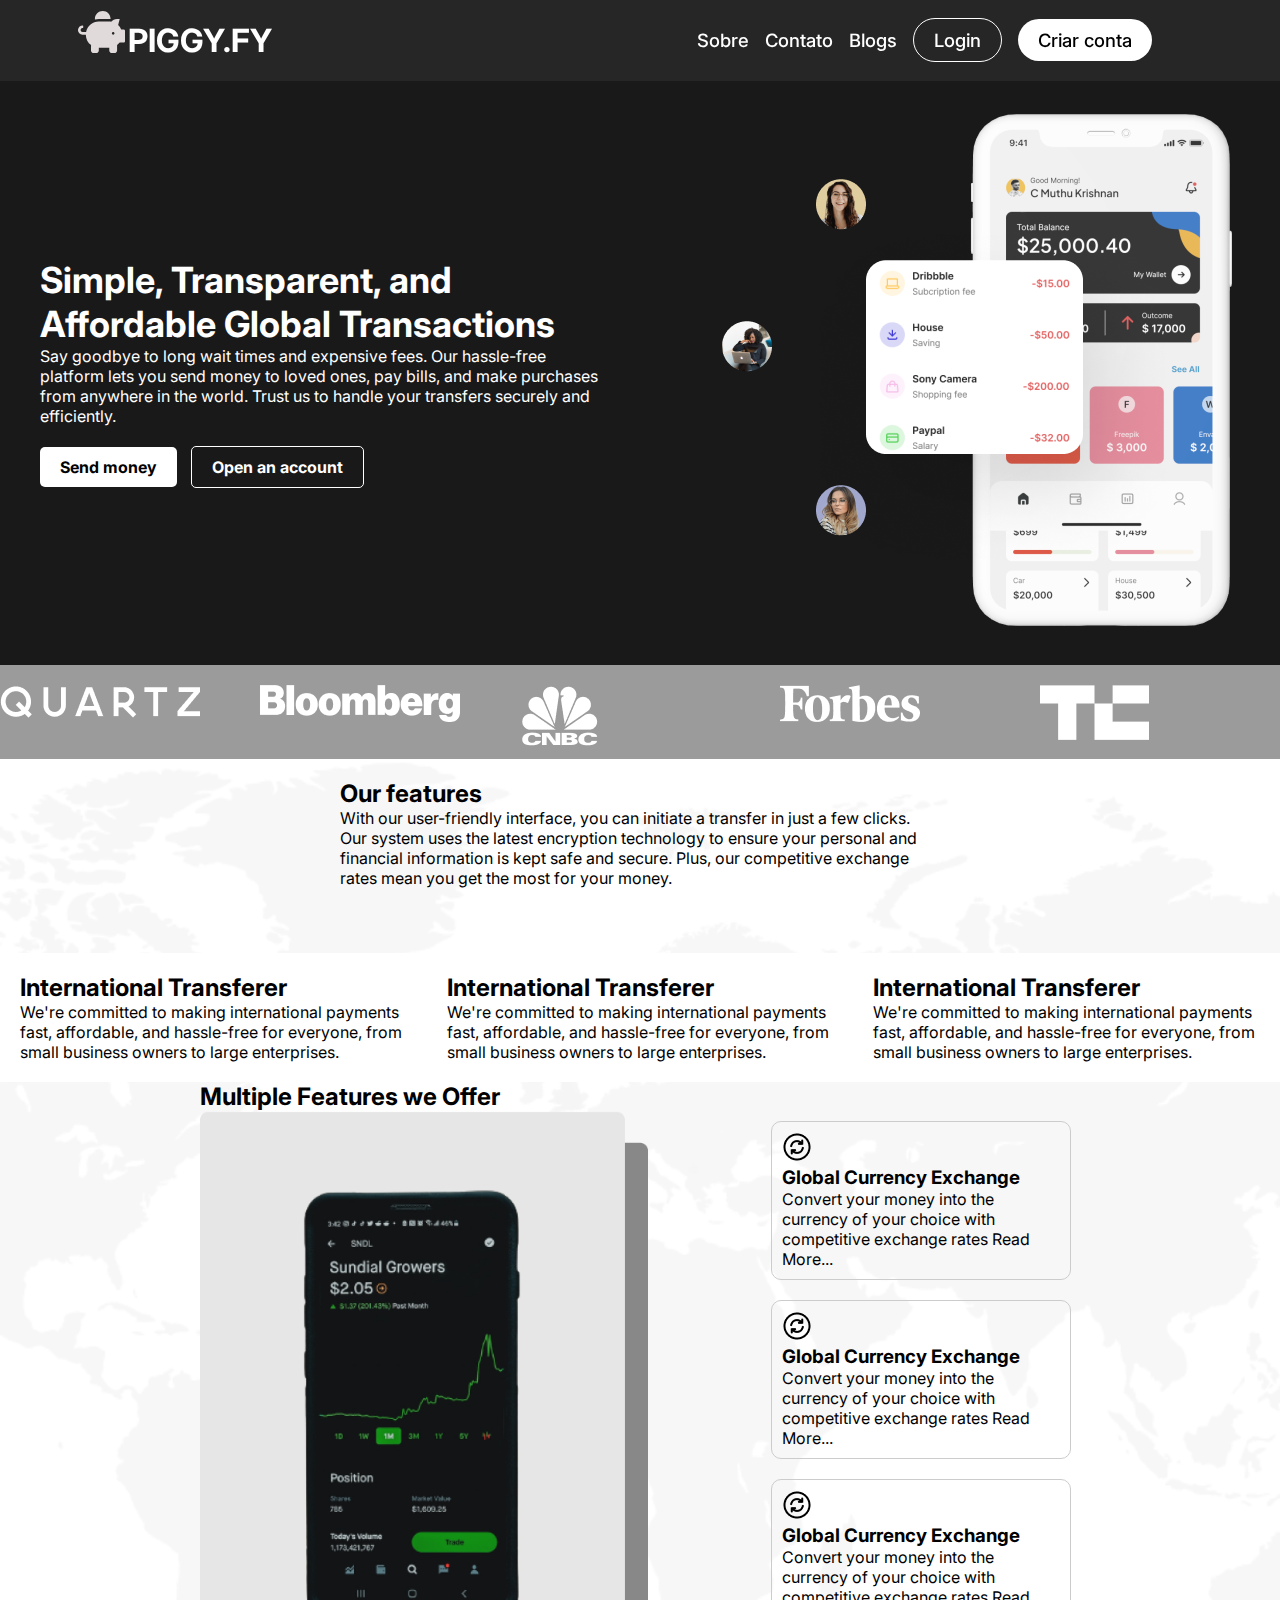
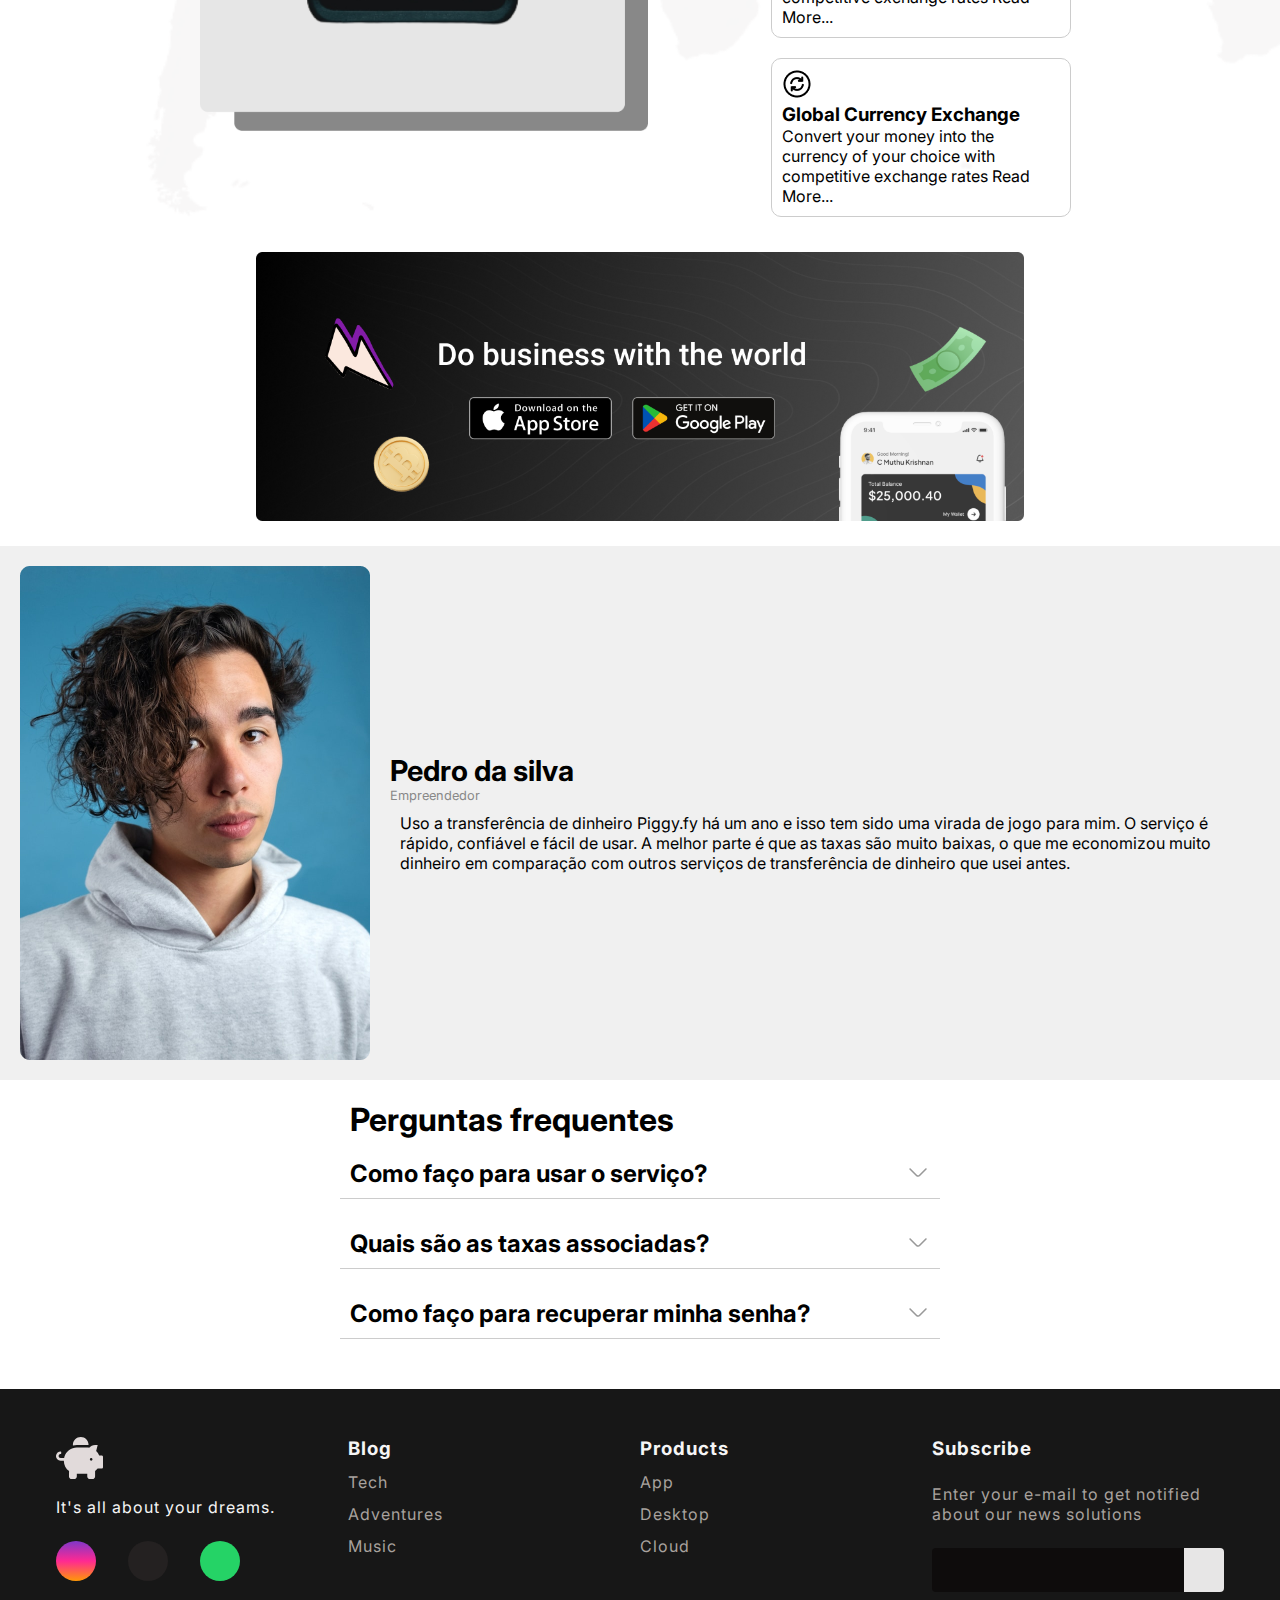
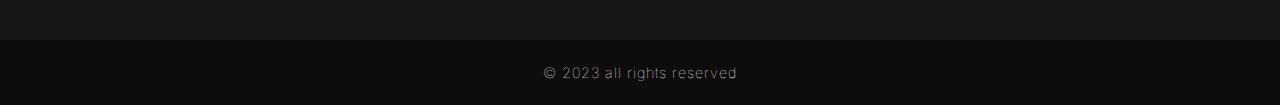
<file: Pages/index.html>
<!DOCTYPE html>
<html lang="pt-BR">
  <head>
    <meta charset="UTF-8" />
    <meta name="viewport" content="width=device-width, initial-scale=1.0" />
    <link
      href="https://fonts.googleapis.com/icon?family=Material+Icons+Sharp"
      rel="stylesheet"
    />
     <link rel="stylesheet" href="https://cdnjs.cloudflare.com/ajax/libs/font-awesome/6.4.0/css/all.min.css" integrity="sha512-iecdLmaskl7CVkqkXNQ/ZH/XLlvWZOJyj7Yy7tcenmpD1ypASozpmT/E0iPtmFIB46ZmdtAc9eNBvH0H/ZpiBw==" crossorigin="anonymous" referrerpolicy="no-referrer" />  
    <link
      href="https://unpkg.com/boxicons@2.1.4/css/boxicons.min.css"
      rel="stylesheet"
    />
    <link rel="stylesheet" href="./../assets/css/navbar.css" />
    <link rel="stylesheet" href="./../assets/css/main.css" />
    <title>Document</title>
    <style>
      footer {
        background-color: aqua;
      }
    </style>
  </head>
  <body>
    <!-- Conteúdo da página -->
    <header class="header">
      <div class="header-logo">
        <a href="#" class="logo">
          <img src="./../assets/images/logo-pig.svg" alt="logo bank" />
          PIGGY.FY
        </a>
      </div>
      <input type="checkbox" id="check" />
      <label for="check" class="icons">
        <i class="bx bx-menu" id="menu-icon"></i>
        <i class="bx bx-x" id="close-icon"></i>
      </label>

      <nav class="navbar">
        <a href="#" style="--i: 0">Sobre</a>
        <a href="#" style="--i: 1">Contato</a>
        <a href="#" style="--i: 2">Blogs</a>
        <a href="./login.html" style="--i: 3" class="header-login">Login</a>
        <a href="./cadastro2.html" style="--i: 4" class="header-criar"
          ><span class="header-criar-span">Criar conta</span></a
        >
      </nav>
    </header>

    <!-- <nav>

        <div class="logo">
          <img src="./../assets/images/logo-pig.svg" alt="">
          <span>PIGGY.FY</span>
        </div>

        <section class="itens-lading-page">
          <ul>

            <li>
              <a href="">
                <span>Sobre</span>
              </a>
             </li>

            <li>
              <a href="">
                <span>Funcionalidades</span>
              </a>
            </li>

            <li>
              <a href="">
                <span>Blogs</span>
              </a>
            </li>

            <li>
              <a href="">
                <span>Contato</span>
              </a>
            </li>

            <li>
              <a href="./login.html">
                <span>Login</span>
              </a>
            </li>

            <li>
              <a href="./cadastro.html">
                <span>Criar conta</span>
              </a>
            </li>

          </ul> 
          <a class="header-b" href="./cadastro.html">
            <button>Abra sua conta</button>
          </a>
        </section>
       
      </nav>-->

    <main>
      <div class="content-main">
        <section class="conta">
          <div class="text-content">
            <span class="titulo-texto-lading-page">
              Simple, Transparent, and Affordable Global Transactions
            </span>
            <br/>
            <span class="lading-page-descricao-texto">
              Say goodbye to long wait times and expensive fees. Our hassle-free
              platform lets you send money to loved ones, pay bills, and make
              purchases from anywhere in the world. Trust us to handle your
              transfers securely and efficiently.
            </span>
            <div class="buttons">
              <div class="bottom1"><a href="#">Send money</a></div>
              <div class="bottom2"><a href="#">Open an account</a></div>
            </div>
          </div>
          <div class="image-content">
            <img
              src="./../assets/images/hero-image.png"
              alt="Imagem da interface do app"
            />
          </div>
        </section>
      </div>
      <div class="images-content">
        <img
          src="./../assets/images/Quartzlogo.png"
          alt="Imagem logo da empresa Quartz"
        />
        <img
          src="./../assets/images/Bloomberg_Logo.png"
          alt="Imagem logo da empresa Bloomberg"
        />
        <img
          src="./../assets/images/CNBC_Logo.png"
          alt="Imagem logo da empresa CNBC"
        />
        <img
          src="./../assets/images/Forbes_logo.png"
          alt="Imagem logo da empresa Forbes"
        />
        <img
          src="./../assets/images/TC_logo.png"
          alt="Imagem logo da empresa TC"
        />
      </div>
      <div class="funcionalidades">
        <section class="text-funcionalidades">
          <h2>Our features</h2>
          <p>
            With our user-friendly interface, you can initiate a transfer in
            just a few clicks. Our system uses the latest encryption technology
            to ensure your personal and financial information is kept safe and
            secure. Plus, our competitive exchange rates mean you get the most
            for your money.
          </p>
        </section>
        <br />
        <section class="cards">
          <div class="card-1">
            <h2>International Transferer</h2>
            <p>
              We're committed to making international payments fast, affordable,
              and hassle-free for everyone, from small business owners to large
              enterprises.
            </p>
          </div>
          <div class="card-2">
            <h2>International Transferer</h2>
            <p>
              We're committed to making international payments fast, affordable,
              and hassle-free for everyone, from small business owners to large
              enterprises.
            </p>
          </div>
          <div class="card-3">
            <h2>International Transferer</h2>
            <p>
              We're committed to making international payments fast, affordable,
              and hassle-free for everyone, from small business owners to large
              enterprises.
            </p>
          </div>
         
        </section> 
        <div class="mul-funcionalidades">
          <h2>Multiple Features we Offer</h2>
          <div class="mul-conteiner">
            <div class="image-container">
              <img src="./../assets/images/cell-back.png" alt="celular">
            </div>
            <div class="mul-cards">
              <div class="mul-card">
                <img src="./../assets/images/refresh-circle.png" alt="Circular">
                <h3>Global Currency Exchange</h3>
                <p>Convert your money into the currency of your choice with competitive exchange rates Read More...</p>
              </div>
              <div class="mul-card">
                <img src="./../assets/images/refresh-circle.png" alt="Circular">
                <h3>Global Currency Exchange</h3>
                <p>Convert your money into the currency of your choice with competitive exchange rates Read More...</p>
              </div>
              <div class="mul-card">
                <img src="./../assets/images/refresh-circle.png" alt="Circular">
                <h3>Global Currency Exchange</h3>
                <p>Convert your money into the currency of your choice with competitive exchange rates Read More...</p>
              </div>
              <div class="mul-card">
                <img src="./../assets/images/refresh-circle.png" alt="Circular">
                <h3>Global Currency Exchange</h3>
                <p>Convert your money into the currency of your choice with competitive exchange rates Read More...</p>
              </div>
            </div>
          </div>
        </div>
      </div>  
      <section class="imagem-business">
        <img src="./../assets/images/Get-in-touch.png" alt="Imagem">
      </section>
      <div class="feedback">
        <div class="feedback-img">
        <img src="./../assets/images/feedback.png" alt="">
        </div>
        <div class="feedback-text">
          <h3>Pedro da silva</h3>
          <p class="feedback-text-light">Empreendedor</p>
          <p class="feedback-text-bold">Uso a transferência de dinheiro Piggy.fy há um ano e isso tem sido uma virada de jogo para mim. O serviço é rápido, confiável e fácil de usar. A melhor parte é que as taxas são muito baixas, o que me economizou muito dinheiro em comparação com outros serviços de transferência de dinheiro que usei antes.</p>
        </div>
      </div>

  <div class="faq-container">
    <h2 class="faq-pergunta">Perguntas frequentes</h2>
    <div class="faq-item">
      <div class="faq-question" onclick="toggleAnswer(this)">
        <h2>Como faço para usar o serviço? </h2>
          <span class="arrow"><img src="./../assets/images/arrow-down.png" alt=""></span>
      </div>
      <div class="faq-answer">
        <p>Para usar nosso serviço, siga estas etapas...</p>
      </div>
    </div>

    <div class="faq-item">
      <div class="faq-question" onclick="toggleAnswer(this)">
        <h2>Quais são as taxas associadas?</h2> 
        <span class="arrow"><img src="./../assets/images/arrow-down.png" alt=""></span>
      </div>
      <div class="faq-answer">
        <p>Nossas taxas são...</p>
      </div>
    </div> 
    
    <div class="faq-item">
      <div class="faq-question" onclick="toggleAnswer(this)">
        <h2>Como faço para recuperar minha senha?</h2>
        <span class="arrow"><img src="./../assets/images/arrow-down.png" alt=""><span>
      </div>
      <div class="faq-answer">
        <p>Para recuperar sua senha, siga as seguintes instruções...</p>
      </div>
    </div>
  </div>
    </main>
       <footer>
        <div id="footer_content">
            <div id="footer_contacts">
                <img class="logo-footer"src="./../assets/images/logo-pig.svg" alt="">
                <p>It's all about your dreams.</p>

                <div id="footer_social_media">
                    <a href="#" target="_blank" class="footer-link" id="instagram">
                        <i class="fa-brands fa-instagram"></i>
                    </a>

                    <a href="https://github.com/fabiobrasileiroo" target="_blank" class="footer-link" id="facebook">
                        <i class="fa-brands fa-github"></i>
                    </a>

                    <a href="#" target="_blank" class="footer-link" id="whatsapp">
                        <i class="fa-brands fa-whatsapp"></i>
                    </a>
                </div>
            </div>
            
            <ul class="footer-list">
                <li>
                    <h3>Blog</h3>
                </li>
                <li>
                    <a href="#" class="footer-link">Tech</a>
                </li>
                <li>
                    <a href="#" class="footer-link">Adventures</a>
                </li>
                <li>
                    <a href="#" class="footer-link">Music</a>
                </li>
            </ul>

            <ul class="footer-list">
                <li>
                    <h3>Products</h3>
                </li>
                <li>
                    <a href="#" class="footer-link">App</a>
                </li>
                <li>
                    <a href="#" class="footer-link">Desktop</a>
                </li>
                <li>
                    <a href="#" class="footer-link">Cloud</a>
                </li>
            </ul>

            <div id="footer_subscribe">
                <h3>Subscribe</h3>

                <p>
                    Enter your e-mail to get notified about
                    our news solutions
                </p>

                <div id="input_group">
                    <input type="email" id="email">
                    <button>
                        <i class="fa-regular fa-envelope"></i>
                    </button>
                </div>
            </div>
        </div>

        <div id="footer_copyright">
            &#169
            2023 all rights reserved
        </div>
        <a href="d" target="_blank"></a>
    </footer>      
       

    <script>function toggleAnswer(element) {
  // Encontre a resposta correspondente ao clicar na pergunta
  var answer = element.nextElementSibling;

  // Alternar a exibição da resposta
  if (answer.style.display === "block") {
    answer.style.display = "none";
  } else {
    answer.style.display = "block";
  }
}
</script>
  </body>
</html>
</file>
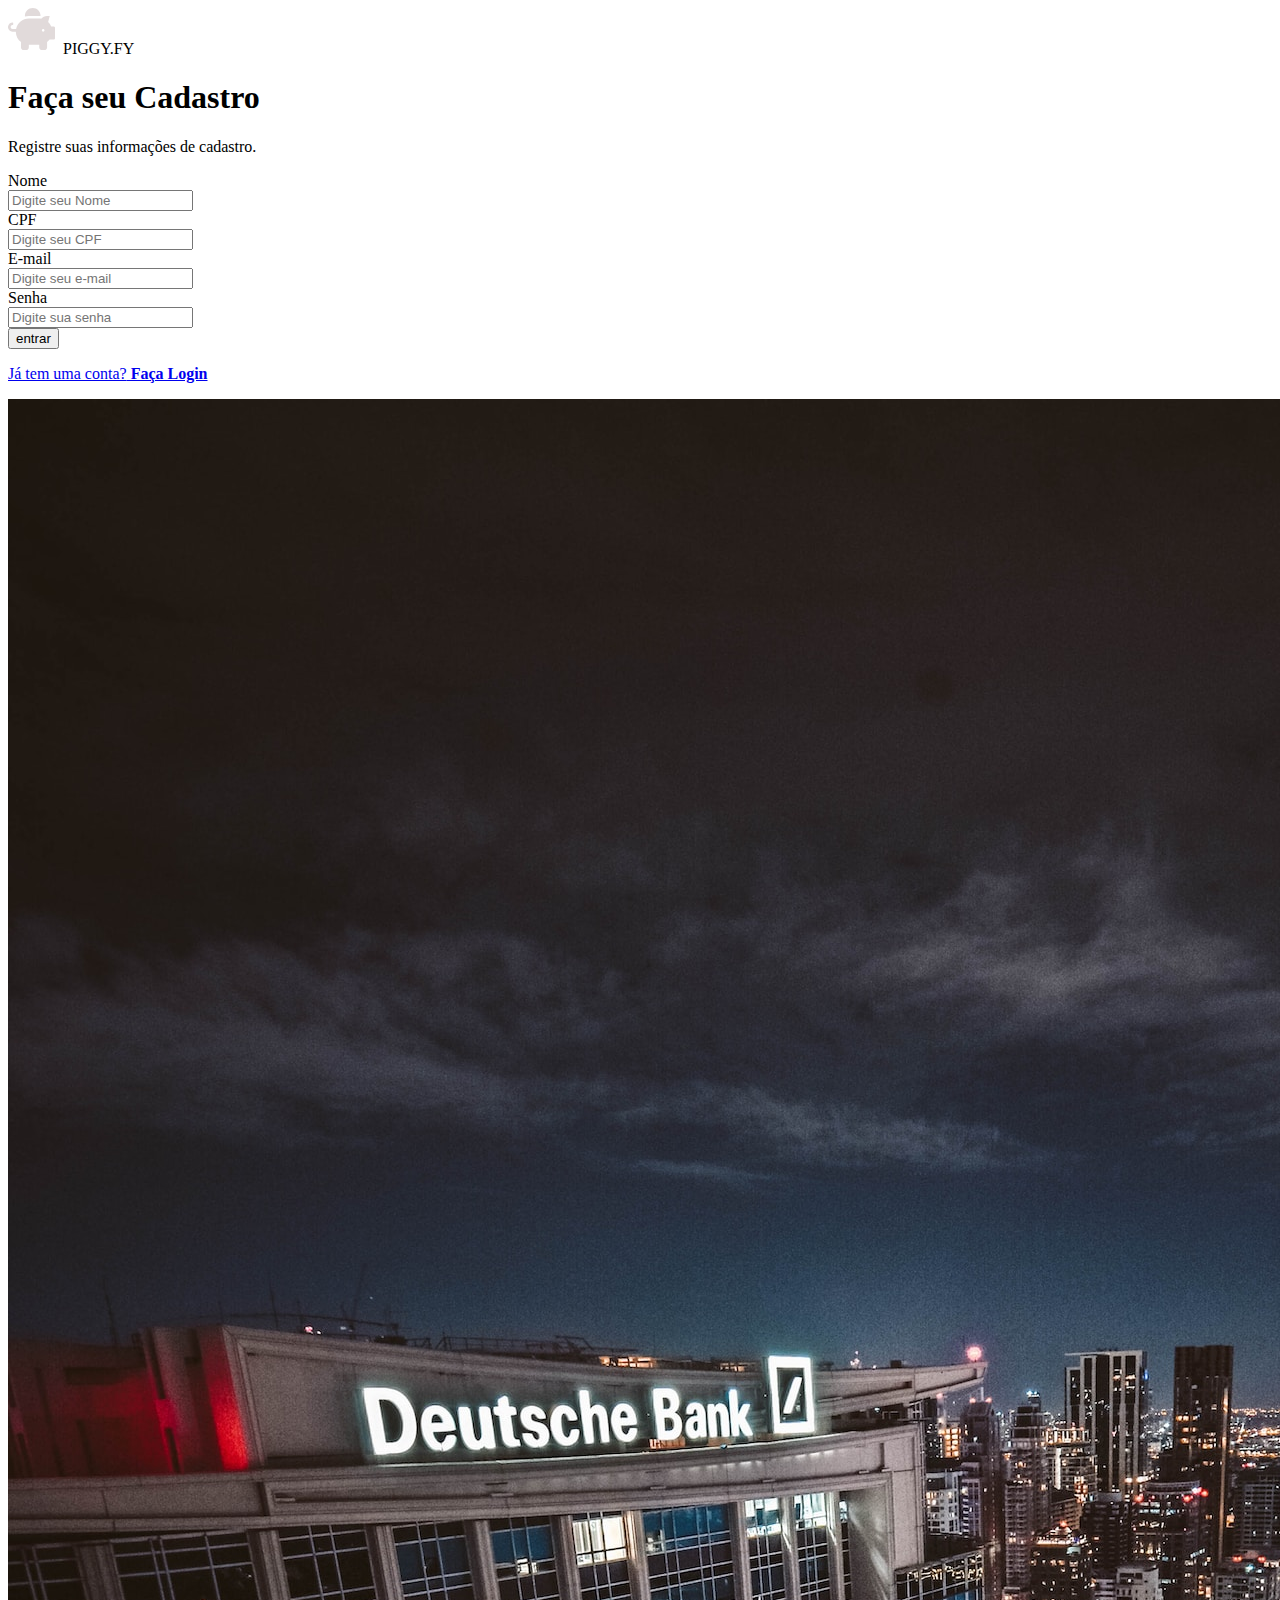
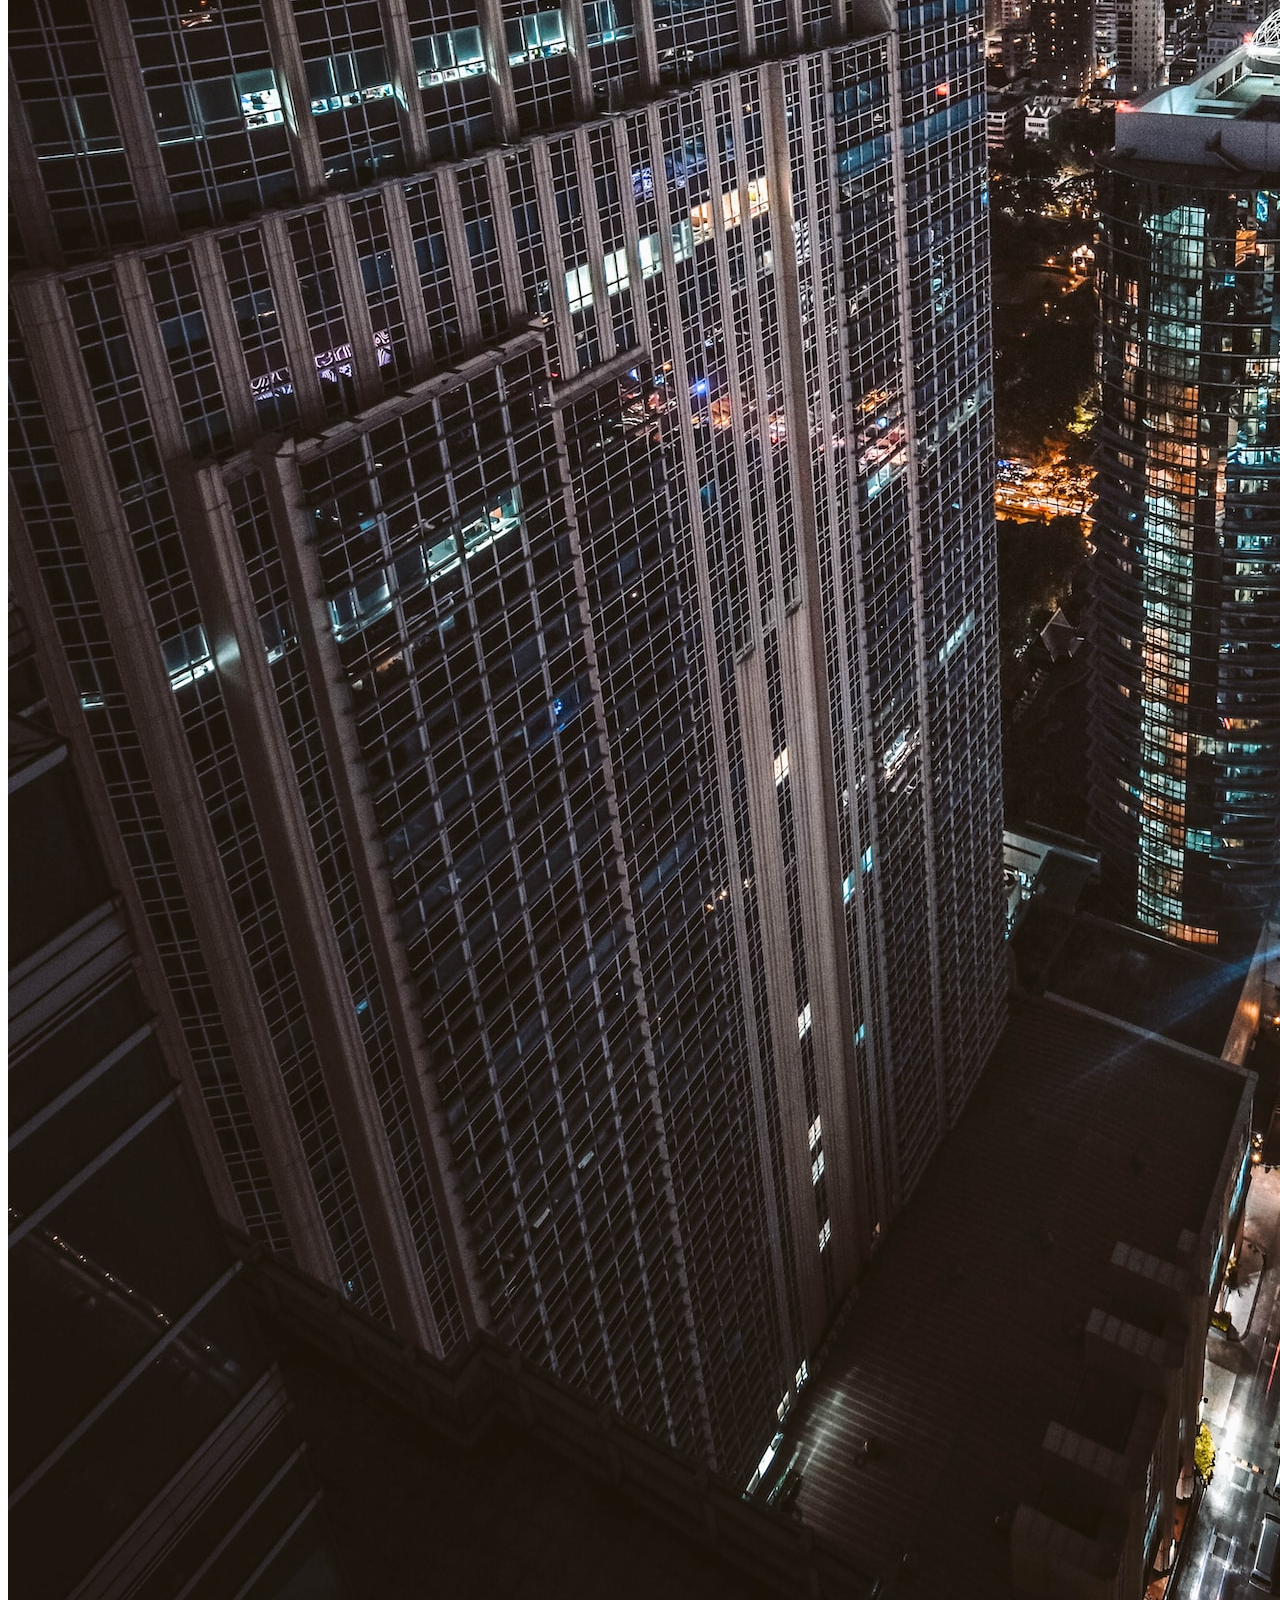
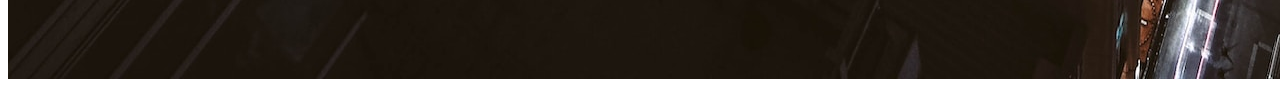
<file: Pages/cadastro.html>
<!DOCTYPE html>
<html lang="pt-BR">
<head>
  <meta charset="UTF-8">
  <meta name="viewport" content="width=device-width, initial-scale=1.0">
  <title>Login</title>
</head>
<body>
  <div class="container-login">
    <div class="logo">
      <img src="./../assets/images/logo-pig.svg" alt="">
      <span>PIGGY.FY</span>
    </div>
    <div class="container">

      <div class="cadastro">
  
        <section class="titulo">
          <h1>Faça seu Cadastro</h1>
        </section>
        
        <p class="info">Registre suas informações de cadastro.</p>
  
        <Form action="login.html">
  
          <label for="Nome" class="lbNome">Nome</label>
          <section class="Nome">
            <input type="text" name="Nome" class="input" placeholder="Digite seu Nome" required>
          </section>

          <label for="CPF" class="lbCPF">CPF</label>
          <section class="CPF">
            <input type="text" name="cpf" class="input" placeholder="Digite seu CPF" required>
          </section>


          <label for="email">E-mail</label>
          <section class="email">
            <input type="email" name="email"
              class="input"
              placeholder="Digite seu e-mail" 
              pattern="+@+" 
              title="nome@seudominio.com" 
              required>
          </section>
          
          <label for="senha" class="lbsenha">Senha</label>
          <section class="senha">
            <input type="password" name="password" class="input" placeholder="Digite sua senha" required>
          </section>
          

          </div>
  
          <div class="botao">
              <button type="submit">entrar</button>
          </div>
  
          <div class="registre">
            <a href="./login.html" >
              <p>Já tem uma conta?<strong> Faça Login</strong></p>
            </a>
          </div>

        </Form>
      </div>
    </div>
  </div>
  
  <img src="./../assets/images/tan-kaninthanond-hdak5568ts4-unsplash.jpg" alt="Imagem de um banco ao lado do fomulário de Cadastro">
  <!-- <div class="imagem"></div> -->
</body>
</html>
</file>
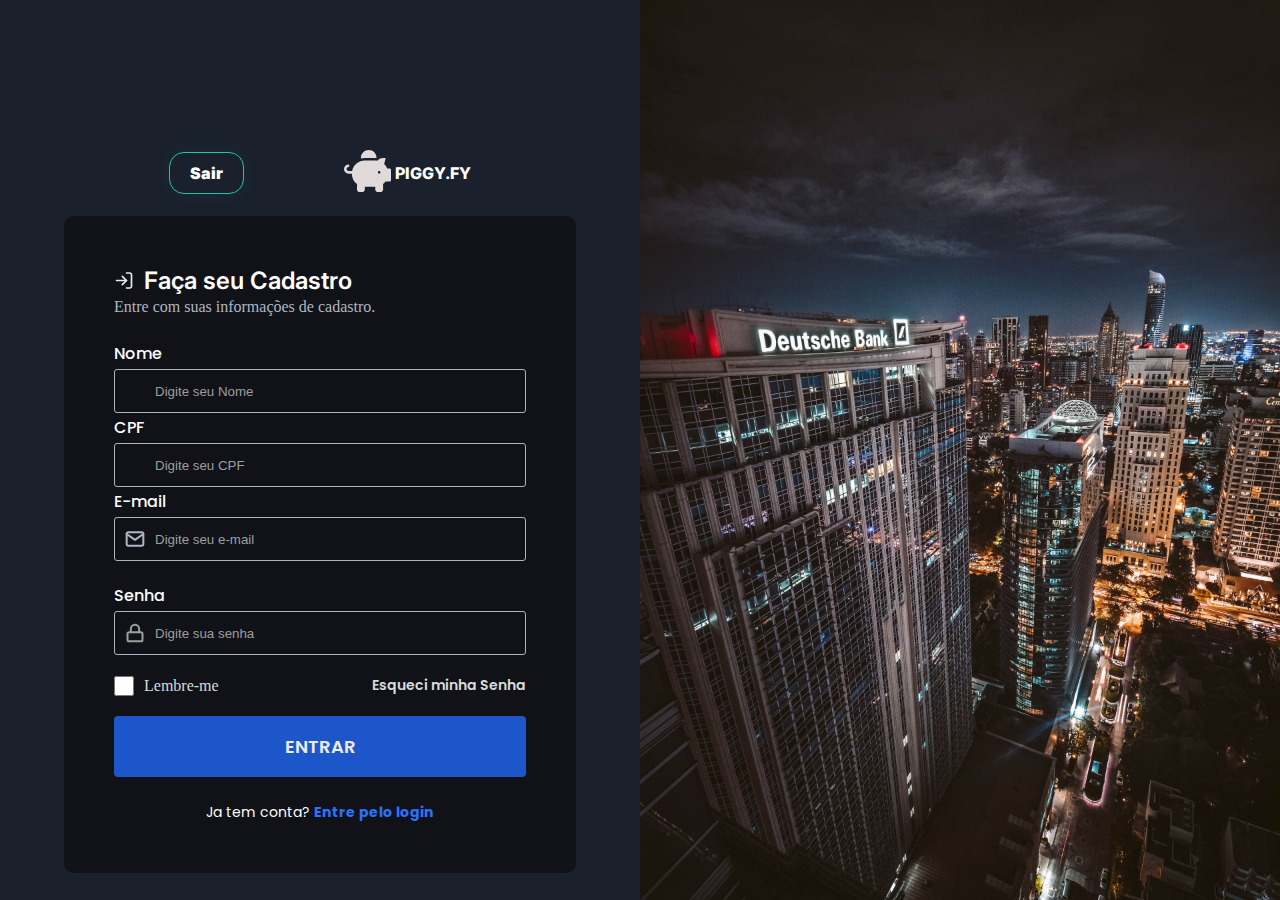
<file: Pages/cadastro2.html>
<!DOCTYPE html>
<html lang="pt-BR">
<head>
  <meta charset="UTF-8">
  <meta name="viewport" content="width=device-width, initial-scale=1.0">
  <title>Document</title>
  <link rel="stylesheet" href="./../assets/css/login.css">
  <link rel="stylesheet" href="./../assets/css/cadastro.css">
  <link rel="stylesheet" href="./../assets/css/cadastro-image.css"
</head>
<body>
  <!--Hebert cadastro-->
  <!--  <div class="container-login">
    <div class="container">

      <div class="login">
  
        <section class="titulo">
          <img src="./assets/images/log-in.svg" alt="icone de porta">
          <h1>Faça seu Cadastro</h1>
        </section>
        
        <p class="info">Preencha suas informações de cadastro.</p>
  
        <Form action="./index.html">

          <div class="inputs"> 
            <label for="email">Nome de Usuário</label>
            <section class="profile">
              <input type="text" id="name" name="email" class="input" placeholder="Digite seu e-mail">
            </section>
          </div>

          <div class="inputs">
            <label for="email">E-mail</label>
            <section class="email">
              <input type="email" id="email" name="email" class="input" placeholder="Digite seu e-mail">
            </section>           
          </div>

          <div class="inputs">
            <label for="email">Confirmar E-mail</label>
            <section class="email">
              <input type="email" id="email" name="email" class="input" placeholder="Digite seu e-mail">
            </section>
          </div>

          <div class="inputs">
            <label for="senha" class="lbsenha">Senha</label>
            <section class="senha">
              <input type="password" name="password" class="input" placeholder="Digite sua senha">
            </section>
          </div>
          
          <div class="inputs">
            <label for="senha" class="lbsenha">Confirmar Senha</label>
            <section class="senha">
              <input type="password" id="password" name="password" class="input" placeholder="Digite sua senha">
            </section>
          </div>

          <div class="inputs">
            <label for="senha" class="lbsenha">Data de Nascimento</label>
            <section class="data">
              <input type="date" id="data" name="data" class="input" placeholder="Digite sua senha">
            </section>
          </div>
          


          <div class="checkbox">
            <div class="concordo">
              <input type="checkbox">
              <p>Concordo com os Termos e Condições </p>
            </div>
          </div>
  
          <div class="botao">
              <button type="submit">entrar</button>
          </div>

        </Form>
  
      </div>
    </div>
  </div>
  

  <div class="imagem"></div>
-->
  <!--
  <header class="header">
    <div class="header-logo">
      <a href="#" class="logo">
        <img src="./../assets/images/logo-pig.svg" alt="logo bank">
        PIGGY.FY
      </a>
    </div>
      <input type="checkbox" id="check">
      <label for="check" class="icons">
        <i class='bx bx-menu' id="menu-icon"></i>
        <i class='bx bx-x' id="close-icon"></i>
      </label>

      <nav class="navbar">
        <a href="#" style="--i:0">Sobre</a>
        <a href="#" style="--i:1;">Contato</a>
        <a href="#" style="--i:2;">Blogs</a>
        <a href="#" style="--i:3;" class="header-login">Login</a>
        <a href="#" style="--i:4;" class="header-criar"><span class="header-criar-span">Criar conta</span></a>
      </nav>
  </header>
  -->

  <div class="container-login">
    <div class="container">

      <div class="logo">
        <a href="./index.html"><span class="botao-voltar">Sair</span></a>
        <img src="./../assets/images/logo-pig.svg" alt="">
        <span><p class="name-pig-logo">PIGGY.FY</p></span>
      </div> 
      <div class="login">
 
        <section class="titulo">
          <img src="./../assets/images/log-in.svg" alt="icone de porta">
          <h1>Faça seu Cadastro</h1>
        </section>
        
        <p class="info">Entre com suas informações de cadastro.</p>
  
        <Form action="./fintechApp.html">
            <label for="Nome" class="lbNome">Nome</label>
          <section class="Nome">
            <input type="text" name="Nome" class="input" placeholder="Digite seu Nome" required>
          </section>

          <label for="CPF" class="lbCPF">CPF</label>
          <section class="CPF">
            <input type="text" name="cpf" class="input" placeholder="Digite seu CPF" required>
          </section>

  
          <label for="email">E-mail</label>
          <section class="email">
            <input type="email" name="email"
              class="input"
              placeholder="Digite seu e-mail" 
              pattern="+@+" 
              title="nome@seudominio.com" 
              required>
          </section>
          
          <label for="senha" class="lbsenha">Senha</label>
          <section class="senha">
            <input type="password" name="password" class="input" placeholder="Digite sua senha" required>
          </section>
          
          <div class="checkbox">
            
            <div class="lembre-me">
              <input type="checkbox">
              <p>Lembre-me</p>
            </div>
  
            <div class="esqueci">
              <a href="http://https://www.google.com/" target="_blank" rel="">
                <p>Esqueci minha Senha</p>
              </a>
            </div>
          </div>
  
          <div class="botao">
              <button type="submit">entrar</button>
          </div>
  
          <div class="registre">
            <a href="./cadastro2.html" target="_blank">
              <p>Ja tem conta? <strong>Entre pelo login</strong></p>
            </a>
          </div>
  
        </Form>
        
  
      </div>
    </div>
  </div>

  <div class="imagem"></div>
</body>
</html>
</file>
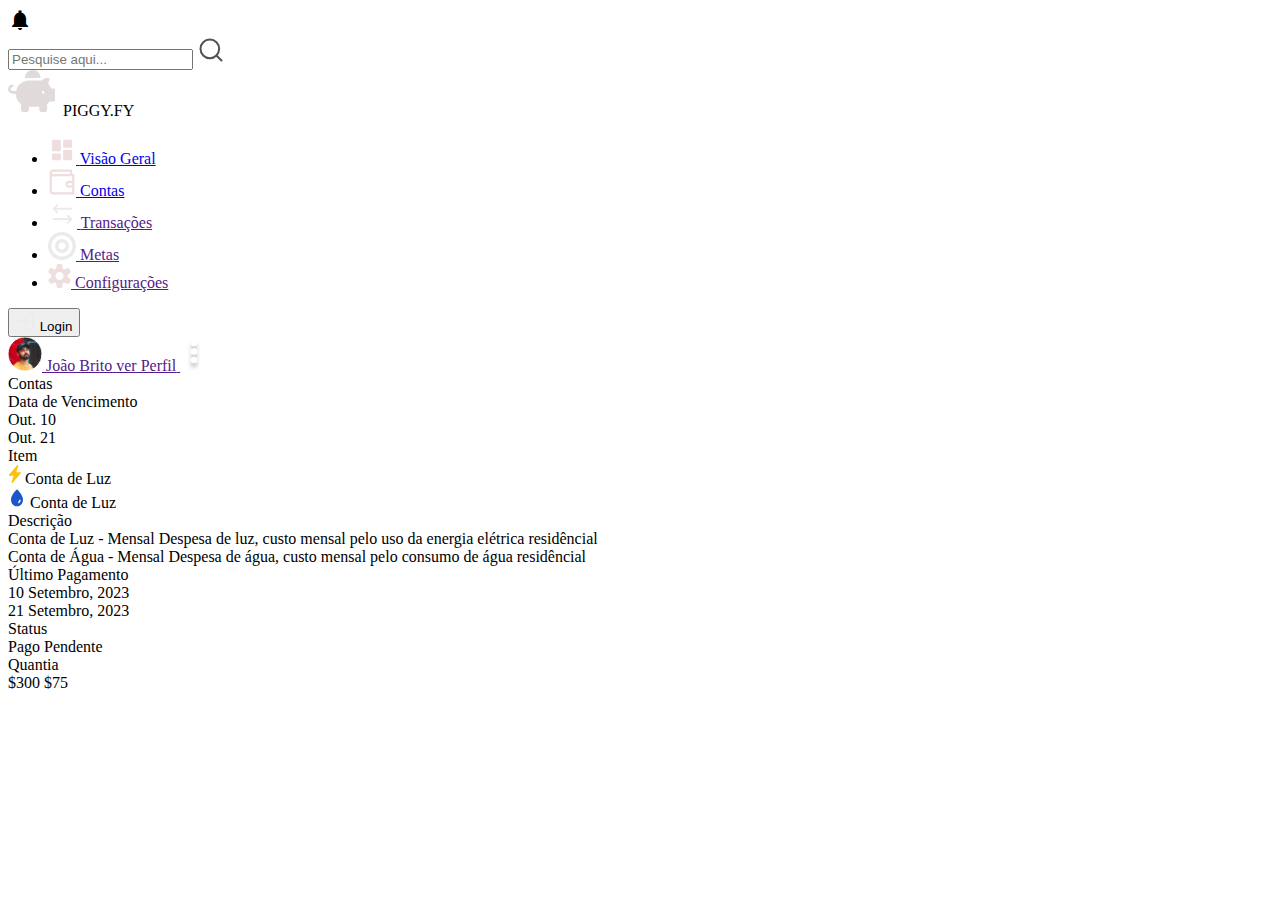
<file: Pages/contas.html>
<!DOCTYPE html>
<html lang="pt-BR">
<head>
  <meta charset="UTF-8">
  <meta name="viewport" content="width=device-width, initial-scale=1.0">
  <link href="https://fonts.googleapis.com/icon?family=Material+Icons+Sharp" rel="stylesheet">
  <title>Document</title>
</head>
<body>
  <!-- Conteúdo da página -->
  <div class="container"></div>
      <nav>
        <!-- notification -->
        <div class="notification">
          <span class="material-icons-sharp">
            notifications
          </span>
        </div>

        <section class="Pesquisa">
          <input type="text" name="Pesquisa" class="input" placeholder="Pesquise aqui..." required>
          <img src="./../assets/images/search.svg" alt="Imagem de uma lupa">
        </section>
      </nav>

      <aside>
    
        <div class="logo">
          <img src="./../assets/images/logo-pig.svg" alt="">
          <span>PIGGY.FY</span>
        </div>


        <div class="side-links">
          
          <ul>
            
            <li>
              <a href="./home.html">
                <img src="./../assets/images/dashboard.svg" alt="menu icone geral">
                <span>Visão Geral</span>
              </a>
            </li>
    
            <li>
              <a href="./contas.html">
                <img src="./../assets/images/wallet_payment.svg" alt="menu icone contas">
                <span>Contas</span>
              </a>
            </li>
    
            <li>
              <a href="">
                <img src="./../assets/images/transações.svg" alt="menu icone transações">
                <span>Transações</span>
              </a>
            </li>

            <li>
              <a href="">
                <img src="./../assets/images/target.svg" alt="menu icone metas">
                <span>Metas</span>
              </a>
            </li>
    
            <li>
              <a href="">
                <img src="./../assets/images/settings.svg" alt="menu icone configurações">
                <span>Configurações</span>
              </a>
            </li>
          </ul>
    
        </div>
    
    
        <div class="logout">
          <a href="./login.html">
            <button>
              <img src="./../assets/images/log-in.svg" alt="icone de login">
              <span>Login</span>
            </button>
          </a>
          <!-- <button type="button" class="btn btn-outline-danger">Logout</button> -->
        </div>
    
        <div class="Perfil">
          <a href="">
            <img src="./../assets/images/imagem_de_perfil.svg" alt="Imagem de Perfil">
            <span>João Brito</span>
            <span>ver Perfil</span>
            <img src="./../assets/images/dot_menu_vertical.svg" alt="Bolinhas do menu do perfil">
          </a>
          <!-- <button type="button" class="btn btn-outline-danger">Logout</button> -->
        </div>

      </aside>

    <main>

      <div class="tabela-contas">
        <span>Contas</span>

        <div class="tabela">
          <div class="itens-do-menu">

            <!-- Data de Vencimento -->
            <span class="menu-data-tabela">Data de Vencimento</span>
            <div class="dados-Data-de-vencimento">
              <span class="mes">Out.</span>
              <span class="dia">10</span>
            </div>
            <div class="dados-Data-de-vencimento">
              <span class="mes">Out.</span>
              <span class="dia">21</span>
            </div>


            <!-- Item -->
            <span class="menu-data-tabela">Item</span>
            <div class="dados-Item">
              <img class="item-icon" src="./../assets/images/energy.svg" alt="imagem do icone de energia">
              <span class="item-nome">Conta de Luz</span>
            </div>
            <div class="dados-Item">
              <img class="item-icon" src="./../assets/images/water.svg" alt="imagem do icone de agua">
              <span class="item-nome">Conta de Luz</span>
            </div>


            <!-- Descrição -->
            <span class="menu-data-tabela">Descrição</span>
            <div class="dados-Descrição">
              <span class="Descricao-titulo">Conta de Luz - Mensal</span>
              <span class="Descricao-texto">Despesa de luz, custo mensal pelo uso da energia elétrica residêncial</span>
            </div>
            <div class="dados-Descrição">
              <span class="Descricao-titulo">Conta de Água - Mensal</span>
              <span class="Descricao-texto">Despesa de água, custo mensal pelo consumo de água residêncial</span>
            </div>


            <!-- Último Pagamento -->
            <span class="menu-data-tabela">Último Pagamento</span>
            <div class="dados-último-pagamento">
              <span>10 Setembro, 2023</span>
            </div>
            <div class="dados-último-pagamento">
              <span>21 Setembro, 2023</span>
            </div>


            <!-- Status -->
            <span class="menu-data-tabela">Status</span>
            <div class="dados-status">
              <span>Pago</span>
              <span>Pendente</span>
            </div>


            <!-- Quantia -->
            <span class="menu-data-tabela">Quantia</span>
            <div class="dados-quantia">
              <span>$300</span>
              <span>$75</span>
            </div>
          </div>

        </div>
      </div>  
    </main>
    
  </body>
  </html>
</file>
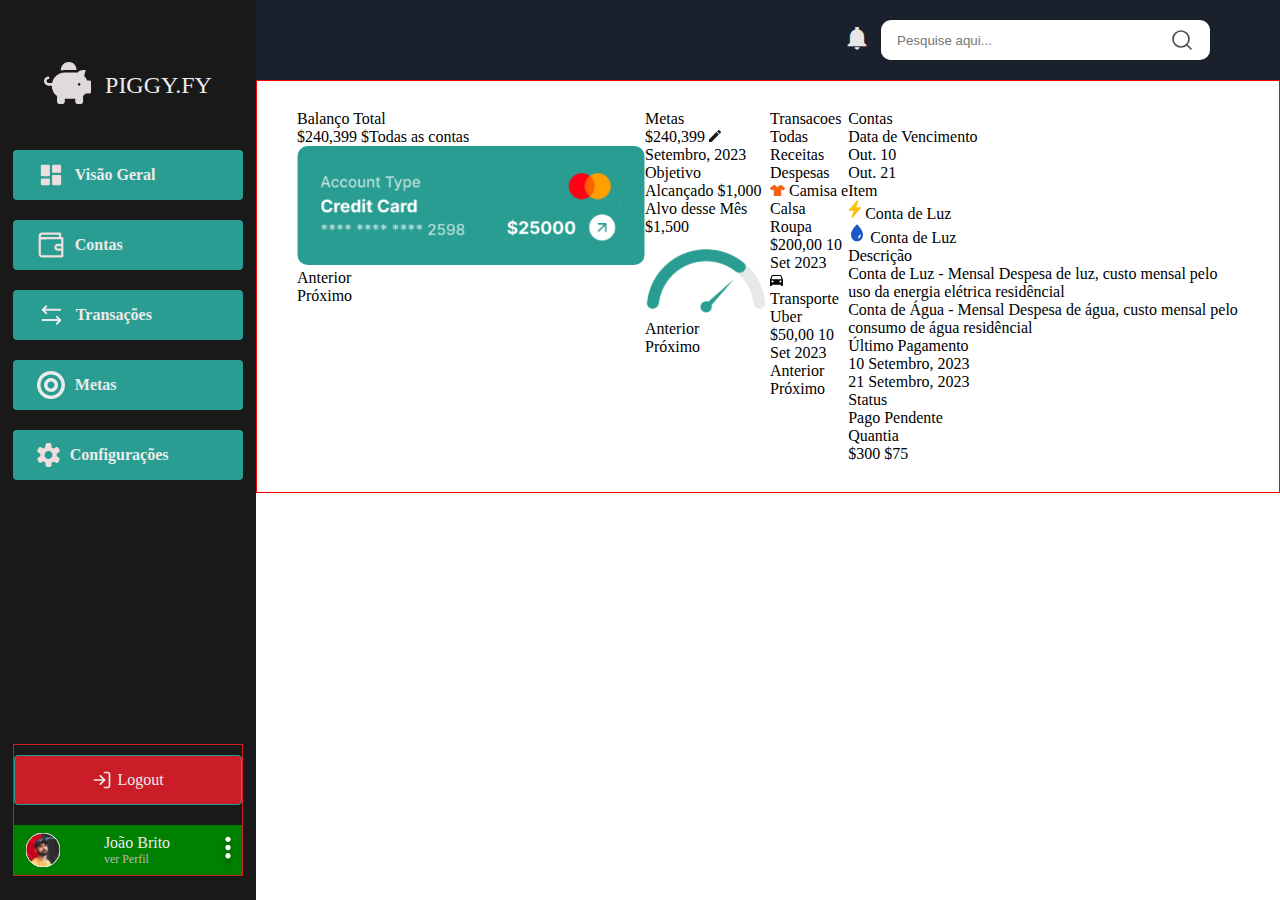
<file: Pages/home.html>
<!DOCTYPE html>
<html lang="pt-BR">
<head>
  <meta charset="UTF-8">
  <meta name="viewport" content="width=device-width, initial-scale=1.0">
  <link href="https://fonts.googleapis.com/icon?family=Material+Icons+Sharp" rel="stylesheet">
  <link rel="stylesheet" href="./../assets/css_files/Private-SideMenu.css">
  <link rel="stylesheet" href="./../assets/css_files/PrivateNavbar.css">
  <link rel="stylesheet" href="./../assets/css_files/Main-config.css">
  <title>Home</title>
</head>
<body>
  <!-- Conteúdo da página -->
  <div class="container">

    <!-- Menu Lateral -->
    <aside>

      <section class="side-links">
        <div class="logo">
          <a href="./home.html">
            <img src="./../assets/images/logo-pig.svg" alt="logo do porquinho">
            <span>PIGGY.FY</span>
          </a>
        </div>

        <ul>
          <li>
            <a href="./home.html">
              <img src="./../assets/images/dashboard.svg" alt="menu icone geral">
              <span>Visão Geral</span>
            </a>
          </li>
  
          <li>
            <a href="./contas.html">
              <img src="./../assets/images/wallet_payment.svg" alt="menu icone contas">
              <span>Contas</span>
            </a>
          </li>
  
          <li>
            <a href="">
              <img src="./../assets/images/transações.svg" alt="menu icone transações">
              <span>Transações</span>
            </a>
          </li>
          <li>
            <a href="">
              <img src="./../assets/images/target.svg" alt="menu icone metas">
              <span>Metas</span>
            </a>
          </li>
  
          <li>
            <a href="">
              <img src="./../assets/images/settings.svg" alt="menu icone configurações">
              <span>Configurações</span>
            </a>
          </li>
        </ul>
  
      </section>
      
      <section class="footer-sidemenu">
          <div class="logout">
            <a href="./login.html">
              <button>
                <img src="./../assets/images/log-in.svg" alt="icone de login">
                <span>Logout</span>
              </button>
            </a>
          <!-- <button type="button" class="btn btn-outline-danger">Logout</button> -->
        </div>
      
        <div class="perfil">
          <a href="">
            <img class="foto-perfil" src="./../assets/images/imagem_de_perfil.svg" alt="Imagem de Perfil">
            <div>
              <span class="nome-usuario">João Brito</span>
              <span class="ver-perfil" >ver Perfil</span>
            </div>
            <img  class="pontinhos" src="./../assets/images/dot_menu_vertical.svg" alt="Bolinhas do menu do perfil">
          </a>
          <!-- <button type="button" class="btn btn-outline-danger">Logout</button> -->
        </div>      
      </section>
    </aside>

    <section class="content">
            <!-- Menu de Navegação -->
      <nav>
        <!-- notification -->
        <section class="notification">
          <span class="material-icons-sharp">
            notifications
          </span>
        </section>
        <section class="container-pesquisa">
          <input type="text" name="Pesquisa" class="input-pesquisa" placeholder="Pesquise aqui..." required>
          <img class="img-pesquisa" src="./../assets/images/search.svg" alt="Imagem de uma lupa">
        </section>
      </nav>

      <main>
        <!-- balanco-total -->
        <div class="balanco-total grid">
          <span class="titulo-balanco-total">Balanço Total</span>

          <div class="tabela-balanco-total">
            <div class="dados-nav">
              <span>$240,399</span>
              <span>$Todas as contas</span>
            </div>
            <img src="./../assets/images/cartao-credito.svg" alt="">
            <div class="dados-footer-nav">
              <span>Anterior</span>
              <div class="pontos selecionado"></div>
              <div class="pontos"></div>
              <div class="pontos"></div>
              <span>Próximo</span>
            </div>
          </div>
        </div>


        <!-- Metas -->
        <div class="Metas">
          <span class="titulo-Metas">Metas</span>
        
          <!-- tabela-Metas -->
          <div class="tabela-Metas">
            <div class="dados-nav">
              <span>$240,399</span>
              <img src="./../assets/images/lapis.svg" alt="Imagem de lápis">
              <span>Setembro, 2023</span>
            </div>
            <div class="dados-metas">
              <span>Objetivo Alcançado</span>
              <span>$1,000</span>
              <span>Alvo desse Mês</span>
              <span>$1,500</span>
            </div>
            <img src="./../assets/images/medidor-aceleradorsvg.svg" alt="">
            <div class="dados-footer-nav">
              <span>Anterior</span>
              <div class="pontos selecionado"></div>
              <div class="pontos"></div>
              <div class="pontos"></div>
              <span>Próximo</span>
            </div>
          </div>
        </div>
      

        <!-- tabela-Transacoes -->
        <div class="tabela-Transacoes">
          <span class="titulo-transacoes">Transacoes</span>

          <div class="dados-nav">
            <span>Todas</span>
            <span>Receitas</span>
            <span>Despesas</span>
          </div>
        
          <div class="dados-Transacoes">
            <span class="item-transacoes">
              <span class="icone-descricao">
                <img src="./../assets/images/clothes.svg" alt="Imagem de camiseta do tipo T">
                <span>Camisa e Calsa</span>
                <span>Roupa</span>
              </span>
              <span class="valoe-data">
                <span>$200,00</span>
                <span>10 Set 2023</span>
            </span>
          </div>
        
          <div class="dados-Transacoes">
            <span class="item-transacoes">
              <span class="icone-descricao">
                <img src="./../assets/images/car.svg" alt="Imagem de carro">
                <span>Transporte</span>
                <span>Uber</span>
              </span>
              <span class="valoe-data">
                <span>$50,00</span>
                <span>10 Set 2023</span>
            </span>
          </div>

          <div class="dados-footer-nav">
            <span>Anterior</span>
            <div class="pontos selecionado"></div>
            <div class="pontos"></div>
            <div class="pontos"></div>
            <span>Próximo</span>
          </div>
        </div>

        <!-- tabela-contas -->
        <div class="tabela-contas">
          <span>Contas</span>

          <div class="tabela">
            <div class="itens-do-menu">

              <!-- Data de Vencimento -->
              <span class="menu-data-tabela">Data de Vencimento</span>
              <div class="dados-Data-de-vencimento">
                <span class="mes">Out.</span>
                <span class="dia">10</span>
              </div>
              <div class="dados-Data-de-vencimento">
                <span class="mes">Out.</span>
                <span class="dia">21</span>
              </div>

              <!-- Item -->
              <span class="menu-data-tabela">Item</span>
              <div class="dados-Item">
                <img class="item-icon" src="./../assets/images/energy.svg" alt="imagem do icone de energia">
                <span class="item-nome">Conta de Luz</span>
              </div>
              <div class="dados-Item">
                <img class="item-icon" src="./../assets/images/water.svg" alt="imagem do icone de agua">
                <span class="item-nome">Conta de Luz</span>
              </div>

              <!-- Descrição -->
              <span class="menu-data-tabela">Descrição</span>
              <div class="dados-Descrição">
                <span class="Descricao-titulo">Conta de Luz - Mensal</span>
                <span class="Descricao-texto">Despesa de luz, custo mensal pelo uso da energia elétrica residêncial</span>
              </div>
              <div class="dados-Descrição">
                <span class="Descricao-titulo">Conta de Água - Mensal</span>
                <span class="Descricao-texto">Despesa de água, custo mensal pelo consumo de água residêncial</span>
              </div>

              <!-- Último Pagamento -->
              <span class="menu-data-tabela">Último Pagamento</span>
              <div class="dados-último-pagamento">
                <span>10 Setembro, 2023</span>
              </div>
              <div class="dados-último-pagamento">
                <span>21 Setembro, 2023</span>
              </div>

              <!-- Status -->
              <span class="menu-data-tabela">Status</span>
              <div class="dados-status">
                <span>Pago</span>
                <span>Pendente</span>
              </div>

              <!-- Quantia -->
              <span class="menu-data-tabela">Quantia</span>
              <div class="dados-quantia">
                <span>$300</span>
                <span>$75</span>
              </div>
            </div>
          </div>
        </div>  

      </main>
    </section>
  </div>
</body>
</html>
</file>
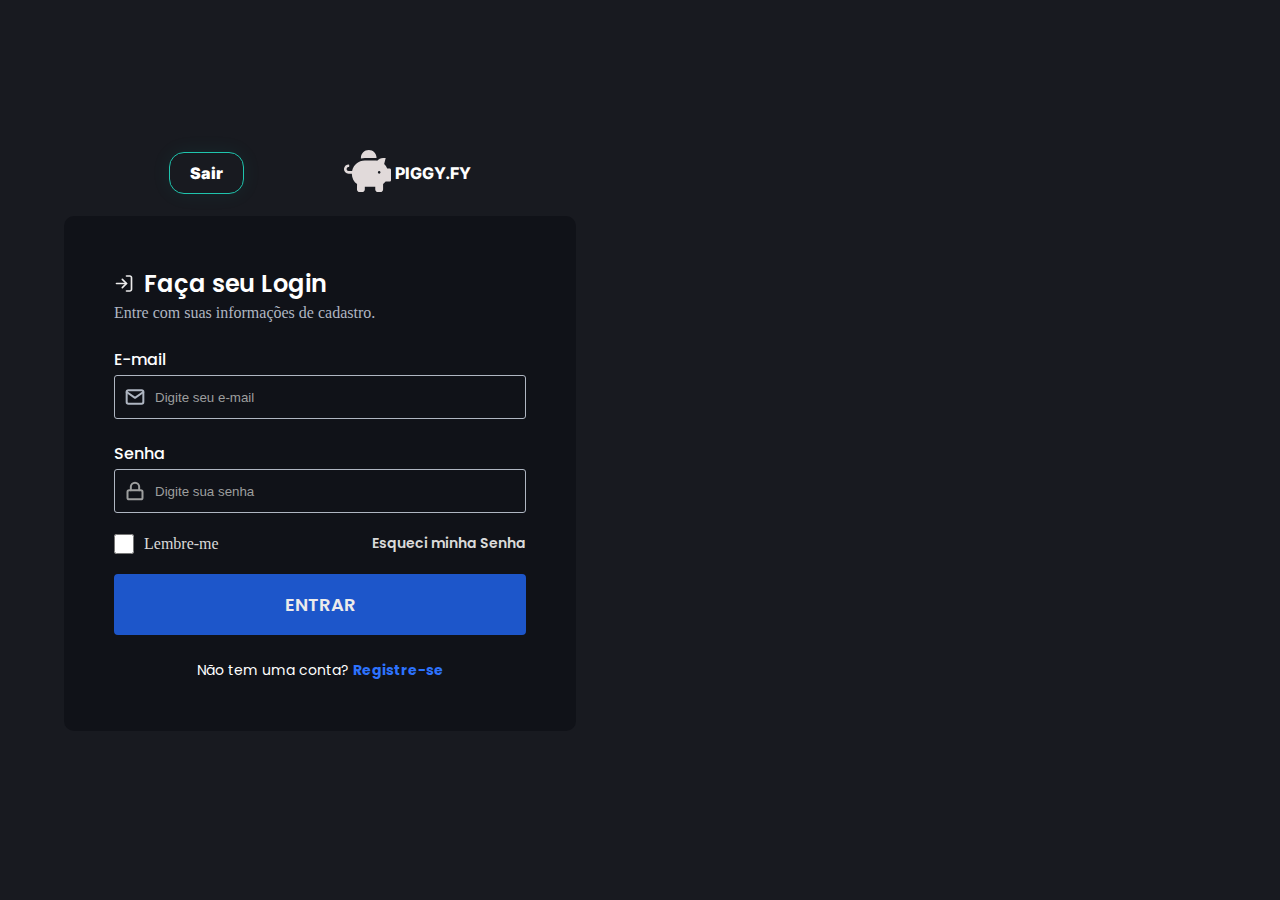
<file: Pages/login.html>
<!DOCTYPE html>
<html lang="pt-BR">
<head>
  <meta charset="UTF-8">
  <meta name="viewport" content="width=device-width, initial-scale=1.0">
  <title>Document</title>
  <link rel="stylesheet" href="./../assets/css/login.css">
  <link rel="stylesheet" href="./../assets/css/login-image.css">
</head>
<body>
  <!--
  <header class="header">
    <div class="header-logo">
      <a href="#" class="logo">
        <img src="./../assets/images/logo-pig.svg" alt="logo bank">
        PIGGY.FY
      </a>
    </div>
      <input type="checkbox" id="check">
      <label for="check" class="icons">
        <i class='bx bx-menu' id="menu-icon"></i>
        <i class='bx bx-x' id="close-icon"></i>
      </label>

      <nav class="navbar">
        <a href="#" style="--i:0">Sobre</a>
        <a href="#" style="--i:1;">Contato</a>
        <a href="#" style="--i:2;">Blogs</a>
        <a href="#" style="--i:3;" class="header-login">Login</a>
        <a href="#" style="--i:4;" class="header-criar"><span class="header-criar-span">Criar conta</span></a>
      </nav>
  </header>
  -->

  <div class="container-login">
    <div class="container">

      <div class="logo">
        <a href="./index.html"><span class="botao-voltar">Sair</span></a>
        <img src="./../assets/images/logo-pig.svg" alt="">
        <span><p class="name-pig-logo">PIGGY.FY</p></span>
      </div> 
      <div class="login">
 
        <section class="titulo">
          <img src="./../assets/images/log-in.svg" alt="icone de porta">
          <h1>Faça seu Login</h1>
        </section>
        
        <p class="info">Entre com suas informações de cadastro.</p>
  
        <Form action="./fintechApp.html">
  
          <label for="email">E-mail</label>
          <section class="email">
            <input type="email" name="email"
              class="input"
              placeholder="Digite seu e-mail" 
              pattern="+@+" 
              title="nome@seudominio.com" 
              required>
          </section>
          
          <label for="senha" class="lbsenha">Senha</label>
          <section class="senha">
            <input type="password" name="password" class="input" placeholder="Digite sua senha" required>
          </section>
          
          <div class="checkbox">
            
            <div class="lembre-me">
              <input type="checkbox">
              <p>Lembre-me</p>
            </div>
  
            <div class="esqueci">
              <a href="http://https://www.google.com/" target="_blank" rel="">
                <p>Esqueci minha Senha</p>
              </a>
            </div>
          </div>
  
          <div class="botao">
              <button type="submit">entrar</button>
          </div>
  
          <div class="registre">
            <a href="./cadastro.html" target="_blank">
              <p>Não tem uma conta? <strong>Registre-se</strong></p>
            </a>
          </div>
  
        </Form>
  
      </div>
    </div>
  </div>

  <div class="imagem"></div>
</body>
</html>
</file>
<file: assets/css/navbar.css>
@import url('https://fonts.googleapis.com/css2?family=Inter:wght@100;200;300;400;500;600&family=Poppins:wght@400;500;600;700&display=swap');

:root {
  --primary-color: rgb(16, 18, 24); ;
  --secondary-color: rgb(41, 41, 41); 
  --terceira-cor: rgb(25, 25, 25);
  --background-color: rgb(26, 32, 44);
  
  --body-font: 'Inter', sans-serif;
  --heading-font: Helvetica, sans-serif;
}

* {
    margin: 0;
    padding: 0;
    box-sizing: border-box;
    font-family: var(--body-font);
}


body {
    min-height: 100vh;
    background-color: #FFF;
}


.header {
    position: fixed;
    top: 0;
    left: 0;
    width: 100%;
    padding:  1.3rem 10%;
    display: flex;
    justify-content: space-between;
    align-items: center;
    z-index: 100;
}

.header::before {
    content: '';
    position: absolute;
    top: 0;
    left: 0;
    width: 100%;
    height: 100%;
    background: rgb(0,0,0, .85);
    backdrop-filter: blur(50px);        
    z-index: -1;
}

.header::after {
    content: '';
    position: absolute;
    top: 0;
    left: -100%;
    width: 100%;
    height: 100%;
    background: linear-gradient(90deg, transparent, rgba(255,255,255, .4), transparent);
    transition: .5s;
}

.header:hover::after {
    left: 100%;
}

.header-logo {
    position: relative;
}

.header-logo img {
    position: absolute;
    left: -50px;
    top: -10px;
}

.logo {
    font-size: 2rem;
    color: #FFF;
    text-decoration: none;
    font-weight: 700;
}

a {
    text-decoration: none;
}

.navbar a {
    font-size: 1.15rem;
    color: #FFF;
    font-weight: 500;
    margin-left: .75rem;
}


#check {
    display: none;
}
.icons {
    position: absolute;
    right: 5%;
    font-size: 2.8rem;
    color: #FFF;
    cursor: pointer;
    display: none;
}

.header-login {
    padding: 10px 20px 10px 20px;
    border: 1px solid white;
    border-radius: 50px;
}

.header-criar {
    padding: 10px 20px 10px 20px;
    background-color: #FFF;
    border-radius: 50px;
}
.header-criar .header-criar-span {
    color: black;
}
/* BREAKPOINTS */

@media (max-width: 992px){
    .header {
        padding: 1.3rem 5%;
    }
.header-logo {
    position: relative;
}

.header-logo img {
    position: absolute;
    left: 155px; /* Ajuste a posição horizontal conforme necessário */
    top: -10px; /* Ajuste a posição vertical conforme necessário */
}


}

@media (max-width: 768px){
    .icons {
        display: inline-flex;
    }

    #check:checked~.icons #menu-icon {
        display: none;
    }
    .icons #close-icon {
        display: none;
    }
    #check:checked~.icons #close-icon {
        display: block;
    }
    .navbar {
        position: absolute;
        top: 100%;
        left: 0;
        width: 100%;
        height: 0;
        background: rgb(0, 0, 0, .9);
        backdrop-filter: blur(50px);
        box-shadow: 0 .5rem 1rem rgb(0, 0, 0, .1);
        overflow: hidden;
        transition: .3s ease;
    } 

    #check:checked~.navbar {
        height: 17.7rem;
    }

    .navbar a {
        display: block;
        font-size: 1.1rem;
        margin: 1.5rem 0;
        text-align: center;
        transform: translateY(-50px);
        transition: .3s ease;
    } 

    #check:checked~.navbar a {
        transform: translateY(0);
        opacity: 1;
        transition-delay: calc(.15s *var(--i))
    }
}
</file>
<file: assets/css/main.css>
.content-main {
    background-color: rgb(25, 25, 25);
    margin-top:81px;
    
}

.content-main {
  display: flex;
  justify-content: center;
  align-items: center;
  padding: 20px;
}

.conta {
  display: grid;
  grid-template-columns: 1fr 1fr;
  gap: 20px;
  align-items: center;
}

.text-content {
  padding: 20px;
  color: #fff;
}

.titulo-texto-lading-page {
  font-size: 36px;
  font-weight: bold;
}

.lading-page-descricao-texto {
  font-size: 16px;
  margin-top: 20px;
}

.buttons {
  margin-top: 20px;
}

.bottom1 {
  padding: 10px 20px;
  background-color: #FFF;
  color: #FFF;
  border-radius: 5px;
  margin-right: 10px;
  display: inline-block;
  text-decoration: none;
  font-weight: bold;
}
.bottom2 {
  padding: 10px 20px;
  background-color: rgb(25, 25, 25) ;
  color: #FFF;
  border: 1px solid #FFF;
  border-radius: 5px;
  margin-right: 10px;
  display: inline-block;
  text-decoration: none;
  font-weight: bold;
}

.bottom1 a {
    color: #000;
    text-decoration: none;
}
.bottom2 a {
  color: #FFF;
  text-decoration: none;
}

.image-content {
  text-align: right;
}

.image-content img {
  max-width: 100%;
  height: auto;
}
.images-content {
  background-color: rgb(155, 155, 155);
  display: grid;
  grid-template-columns: repeat(5, 1fr);
  gap: 20px;
  justify-content: center; /* Centralize as imagens horizontalmente */
  text-align: center; /* Centralize o texto no centro */
}

.images-content img {
  display: flex;
  
  max-width: 100%;
  height: auto;
  margin-top: 20px;
}
/*erro ta aqui*/
.funcionalidades {
  background-image: url(./../images/Map.png);
  background-repeat: no-repeat;
  background-size: cover;
  background-position: center center;
  display: flex;
  flex-direction: column; /* Configuração para uma coluna */
  align-items: center; /* Alinhar horizontalmente no centro */
}

.text-funcionalidades {
  padding: 20px;
  width: 50% ;
}

.cards {
  display: flex;
  justify-content: space-around; /* Espaçamento igual entre os cartões */
  margin-top: 25px ;

}

.card-1, .card-2, .card-3 {
  flex: 1;
  padding: 20px;
  background-color: #fff;
}

/* Estilos gerais para telas maiores que 992px */
/* Estilos gerais para telas maiores que 768px */
.mul-funcionalidades {
  display: flex;
  flex-direction: column;
  align-items: flex-start;
}
.image-container img{
  width: 80%;
}
.mul-conteiner {
  display: flex;
  align-items: flex-start;
}

.mul-cards {
  display: flex;
  flex-direction: column;
}

.mul-card {
  border: 1px solid #ccc; /* Adicione bordas aos cards */
  border-radius: 10px;
  padding: 10px;
  margin: 10px;
  width: 300px; /* Defina a largura desejada para os cards */
}

/* Estilos específicos para telas menores que 992px */
@media (max-width: 992px) {
  .mul-conteiner {
    flex-direction: column; /* Altera para uma coluna quando a tela for menor */
    align-items: center; /* Centraliza os elementos na coluna */
  }

  .mul-card {
    width: 100%; /* Ocupa toda a largura disponível */
  }
}
/* Estilos específicos para telas menores que 768px */
@media (max-width: 768px) {
  .mul-funcionalidades {
    align-items: center; /* Centraliza os elementos na coluna */
  }

  .mul-card {
    width: 80vw; /* Ocupa toda a largura disponível */
  }
  .image-container img {
  }
}
@media (max-width: 576px) {
  .mul-funcionalidades {
    align-items: center; /* Centraliza os elementos na coluna */
  }

  .mul-card {
    width: 80vw; /* Ocupa toda a largura disponível */
  }
}


@media (max-width: 992px) {
  .conta {
    grid-template-columns: 1fr;
  }

  .image-content {
    text-align: center;
  }
}

.imagem-business {
  display: flex;
  justify-content: center;
  align-items: center;
  margin-top: 25px ;
  margin-bottom: 25px;
}
.imagem-business img {
  width: 60%;

}
@media (max-width: 1144px) {
  .imagem-business img {
    width: 75%;
  }
}

.feedback {
  background-color: rgb(231, 230, 230);
}
 .feedback {
      display: flex;
      align-items: center;
      background-color: #f0f0f0; /* Cor de fundo para a div feedback */
      padding: 20px; /* Espaçamento interno */
    }

    .feedback-img {
      flex: 0 0 auto; /* A imagem não deve crescer ou encolher */
      margin-right: 20px; /* Espaçamento entre a imagem e o texto */
    }

    .feedback-img img {
      max-width: 100%;
      height: auto;
      display: block; /* Remove o espaço extra abaixo da imagem */
    }

    .feedback-text {
      flex: 1; /* O texto deve ocupar todo o espaço disponível */
    }

    .feedback-text h3 {
      margin: 0;

      font-size: 1.8em; /* Tamanho do texto do título */
    }

    .feedback-text-light {
      color: #888;
      font-size: 0.8em; /* Tamanho do texto leve */
    }

    .feedback-text-bold {
      font-weight: 400;
      font-size: 1em; /* Tamanho do texto em negrito */
      padding-top: 10px;
      padding-left: 10px ;
    }
    
.faq-container {
  max-width: 600px;
  margin: 20px auto;
}
.faq-container .faq-pergunta {
  margin: 10px;
  font-size: 2.0rem;
}

.faq-item {
  margin-bottom: 20px;
}

.faq-question {
  cursor: pointer;
  padding: 10px;
  border-bottom: 1px solid #ccc; /* Adiciona uma linha na parte inferior */
  display: flex;
  justify-content: space-between;
  align-items: center;
}

.faq-answer {
  display: none;
  padding: 10px;
  border: 1px solid #ccc;
  border-top: none; /* Remove a borda superior nas respostas */
  border-radius: 0 0 5px 5px; /* Adiciona borda arredondada na parte inferior das respostas */
}

.arrow {
  font-size: 18px;
  transition: transform 0.3s ease-in-out;
}

.rotate {
  transform: rotate(90deg);
}

/*rodape */
:root {
    --color-neutral-0: #0e0c0c;
    --color-neutral-10: #171717;
    --color-neutral-30: #a8a29e;
    --color-neutral-40: #f5f5f5;

}

footer {
    font-family: 'Inter', sans-serif;
    margin: 0;
    padding: 0;
    box-sizing: border-box;
    letter-spacing: 1px;
}

footer {
    width: 100%;
    color: var(--color-neutral-40);
    margin-top:50px ;
}

.footer-link {
    text-decoration: none;
}

#footer_content {
    background-color: var(--color-neutral-10);
    display: grid;
    grid-template-columns: repeat(4, 1fr);
    padding: 3rem 3.5rem;
}

#footer_contacts h1 {
    margin-bottom: 0.75rem;
}

#footer_social_media {
    display: flex;
    gap: 2rem;
    margin-top: 1.5rem;
} 

#footer_social_media .footer-link {
    display: flex;
    align-items: center;
    justify-content: center;
    height: 2.5rem;
    width: 2.5rem;
    color: var(--color-neutral-40);
    border-radius: 50%;
    transition: all 0.4s;
}

#footer_social_media .footer-link i {
    font-size: 1.25rem;    
}

#footer_social_media .footer-link:hover {
    opacity: 0.8;
}

#instagram {
    background: linear-gradient(#7f37c9, #ff2992, #ff9807);
}

#facebook {
    background-color: #242121;
}

#whatsapp {
    background-color: #25d366;
}

.logo-footer {
    margin-bottom: 10px ;
}
.footer-list {
    display: flex;
    flex-direction: column;
    gap: 0.75rem;
    list-style: none;
}

.footer-list .footer-link {
    color: var(--color-neutral-30);
    transition: all 0.4s;
}

.footer-list .footer-link:hover {
    color: #7f37c9;
}

#footer_subscribe {
    display: flex;
    flex-direction: column;
    gap: 1.5rem;
}

#footer_subscribe p {
    color: var(--color-neutral-30);
}

#input_group {
    display: flex;
    align-items: center;
    background-color: var(--color-neutral-0);
    border-radius: 4px;
}

#input_group input {
    all: unset;
    padding: 0.75rem;
    width: 100%;
}

#input_group button {
    background-color: rgb(231, 230, 230);
    border: none;
    color: var(--color-neutral-40);
    padding: 0px 1.25rem;
    font-size: 1.125rem;
    height: 100%;
    border-radius: 0px 4px 4px 0px;
    cursor: pointer;
    transition: all 0.4s;
    color: black;
}

#input_group button:hover {
    opacity: 0.8;
}

#footer_copyright {
    display: flex;
    justify-content: center;
    background-color: var(--color-neutral-0);
    font-size: 0.9rem;
    padding: 1.5rem;
    font-weight: 100;
}

@media screen and (max-width: 768px) {
    #footer_content {
        grid-template-columns: repeat(2, 1fr);
        gap: 2rem;
    }
}

@media screen and (max-width: 426px) {
    #footer_content {
        grid-template-columns: repeat(1, 1fr);
        padding: 3rem 2rem;
    }
}
</file>
<file: assets/css/login.css>
@import url('https://fonts.googleapis.com/css2?family=Inter:wght@100;200;300;400;500;600&family=Poppins:wght@400;500;600;700&display=swap');

:root {
  --primary-color: rgb(16, 18, 24);
  --secondary-color: rgb(29, 86, 202); 
  --background-color: rgb(26, 32, 44);
  
  --body-font: 'Inter', sans-serif;
  --heading-font: Helvetica, sans-serif;
}

* {
    margin: 0;
    padding: 0;
    box-sizing: border-box;
}

.logo {
    display: flex;
    justify-content: center;
    align-items: center;
    margin: 20px;
}

body {
  background: #181A20;
  width: 97vw;
  height: 100vh;
}

a {
  text-decoration: none;
}

.name-pig-logo {
  color: white;
  font-weight: 800;
  font-family: var(--body-font);
}

.botao-voltar {
  font-family: var(--body-font);
  color: #FFF;
  font-weight: 1000;
  padding: 10px 20px 10px 20px;
  border: solid 1px rgb(31, 196, 173);  
  border-radius: 15px;
  margin-right: 100px;  
  text-shadow: white;
  box-shadow: 0 0 20px rgba(31, 196, 173, 0.075);
}

.botao-voltar:hover {
  background-color: rgba(31, 196, 174, 0.5);
}

.login {
  height: 100vh;
  width: 100%;
  padding: 50px;
  background-color: #101218;
}


.titulo {
  display: flex;
  gap: 10px;
}

h1 {
  color: #FFFFFF;
  font-size: 24px;
  font-family: Poppins;
  font-weight: 600;
}

.info {
  display: flex;
  flex-direction: column;
  flex-shrink: 0;
  color: #AFB6C2;
  font-size: 16px;
  font-family: Roboto;
  font-weight: 500;
  line-height: 24px;
}

form {
  display: flex;
  flex-direction: column;
  padding-top: 20px;
}

form label {
  color: #FFFFFF;
  font-size: 16px;
  font-family: Poppins;
  font-weight: 500;
  line-height: 30px;
}

.lbsenha {
  margin-top: 20px;
}

form section {
  display: flex;
  gap: 3px;
  border: 1px solid #AFB6C2;
  border-radius: 3px;
  padding: 10px;
  height: 44px;
}

form section:focus-within {
  border: 2px solid #FFC632;
}

form section:hover {
  border: 2px solid #FFC632;
}

input {
  color: #9D9E9E;
}

input::placeholder {
  color: #9D9E9E;
}

section .input{
  margin-left: 30px;
  background-color: transparent;
  color: #afb6c2;
  width: 80%;
  border: none;
}

section .input:focus{
  outline: none;
}

.email{
  background-image: url(../images/mail.svg);
  background-repeat: no-repeat;
  background-position: 10px 11px;
}

.senha{
  background-image: url(../images/lock.svg);
  background-repeat: no-repeat;
  background-position: 10px 11px;
}

.checkbox {
  display: flex;
  flex-direction: row;
  align-items: center;
  margin-top: 20px;
  justify-content: space-between;
}

.checkbox div {
  display: flex;
  flex-direction: row;
  align-items: center;
  gap: 10px;
}

.checkbox input {
  width: 20px;
  height: 20px;
  flex-shrink: 0;
}

.lembre-me p {
  color: #DADADA;
  font-size: 16px;
  font-family: Roboto;
}

.esqueci p {
  color: #DADADA;
  font-size: 14px;
  font-family: Poppins;
  font-weight: 600;
}

button {
  display: flex;
  padding: 12px 24px;
  justify-content: center;
  width: 100%;

  border: 5px solid #1D56CA;
  background: #1D56CA;

  border-radius: 4px;
  font-size: 18px;
  font-family: Poppins;
  font-weight: 600;
  letter-spacing: 0.27px;
  text-transform: uppercase;
}

.botao {
  margin-top: 20px;
}

button{
  color: #ECEBEB;
}

.registre {
  display: flex;
  justify-content: center;
  margin-top: 25px;
}

.registre strong {
  color: #2D72FD;
}

.registre p {
  color: #FFFFFF;
  font-size: 14px;
  font-family: Poppins;
}

@media screen and (min-width:600px){
  .container{
      margin: 50px auto;
      width: 500px;
  }

  .login {
    /* height: 55vh; */
    height: 100%;
    border-radius: 10px;
  }
}


/*
.container-login {
    width: 49vw; 
}

.container {
    background-color: var(--primary-color);
    width: 572px;
    height: 512px;
    margin-left: 74px;
    border-radius: 4px;
}

.titulo h1{
    text-align: center;

}

.logo {
    margin:50px ;
    display: flex;
    justify-content: center;
    align-items: center;
}
.logo span p{
    font-weight: 1000; 
}
.info {
    text-align: center;
    margin-top: 0px;
}
form {
}
.center-c {
}
.email-right , .senha-right{
    margin-left: 117px;
    font-weight: 600;
}
.email, .senha{
    text-align: center;
}
.titulo {
    display: flex;
    justify-content: center;
    align-items: baseline;
    flex-direction: row-reverse;
}
.input {
    border: 1px solid #999; 
    border-radius: 5px;
    background-color: transparent;
    padding:10px;
    padding-right: 115px;
    
}

.checkbox {
    display: flex;
    background-color: transparent;
    justify-content: center;
}
.checkbox p {
    font-weight: 300;
}

/* não conseguir deixar transparente igual do figman*/
/*
input[type="checkbox"] {
  border: 1px solid #999; 
    border-radius: 5px;
    background-color: transparent;
    padding: 5px;  
}

.lembre-me, .esqueci {
    display: flex;
    margin-right: 10px; /* Adiciona um espaçamento entre os elementos */
/*
}


.esqueci a {
   text-decoration: none;
    color: white;
    margin-left: 54px;
    font-size: 0.9rem;
    font-weight: bold;
}

.botao button {
    background-color: var(--secondary-color);
    width: 334px;
    font-size: 18px;
    font-weight: bold;
    color: white;
    padding: 10px 100px 10px 100px;
    border: none;
    border-radius: 5px;
}

.botao {
    text-align: center;
}
.registre {
    text-align: center;
    font-weight: 300;
}
.registre a{
    text-decoration: none;
    color: white;
}
.registre a strong {
    color: rgb(29, 86, 202);
}
.imagem-direita {
    width: 47.9vw;
    height: 100vh;
    margin-left:50px ;
}

.teste {
    display: flex;
}

.imagem {
    width: 49vw;
} */
</file>
<file: assets/css/cadastro.css>
@import url('https://fonts.googleapis.com/css2?family=Inter:wght@100;200;300;400;500;600&family=Poppins:wght@400;500;600;700&display=swap');

:root {
  --primary-color: rgb(16, 18, 24); ;
  --secondary-color: rgb(29, 86, 202); 
  --background-color: rgb(26, 32, 44);
  
  --body-font: 'Inter', sans-serif;
  --heading-font: Helvetica, sans-serif;
}

body {
    margin: 0;
    background-color:var(--background-color);
    color: white;
}

h1, h2, h3, h4, p {
    font-family: var(--body-font);
}
/*

@import url('https://fonts.googleapis.com/css2?family=Poppins:wght@500;600&family=Roboto:wght@300;500&display=swap');

* {
  margin: 0;
  padding: 0;
  box-sizing: border-box;
}

a {
  text-decoration: none;
}

body {
  background-color: #101218;
  width: 100vw;
  height: 100vh;
}

.login {
  display: flex;
  flex-direction: column;
  width: 100%;
  padding: 50px;
  background-color: #101218;
}

.titulo {
  display: flex;
  flex-direction: row;
  gap: 10px;
  align-items: center;
  justify-content: center;
}

h1 {
  color: #FFFFFF;
  font-size: 24px;
  font-family: Poppins;
  font-weight: 600;
}

.info {
  display: flex;
  flex-direction: column;
  align-items: center;
  flex-shrink: 0;
  color: #AFB6C2;
  font-size: 16px;
  font-family: Roboto;
  font-weight: 500;
  line-height: 24px;
}

form {
  display: flex;
  flex-direction: column;
  gap: 10px;
  padding-top: 20px;
}

form label {
  color: #FFFFFF;
  font-size: 16px;
  font-family: Poppins;
  font-weight: 500;
  line-height: 30px;
}

.lbsenha {
  margin-top: 20px;
}

form section {
  display: flex;
  gap: 3px;
  border: 1px solid #AFB6C2;
  border-radius: 3px;
  padding: 10px;
  height: 44px;
}

form section:focus-within {
  border: 2px solid #FFC632;
}

form section:hover {
  border: 2px solid #FFC632;
}

input {
  color: #9D9E9E;
}

input::placeholder {
  color: #9D9E9E;
}

section .input {
  margin-left: 30px;
  background-color: transparent;
  color: #AFB6C2;
  width: 80%;
  border: none;
}

section .input:focus {
  outline: none;
}

.profile {
  background-image: url(../images/profile.svg);
  background-repeat: no-repeat;
  background-position: 10px 9px;
}

.email {
  background-image: url(../images/mail.svg);
  background-repeat: no-repeat;
  background-position: 10px 11px;
}

.senha {
  background-image: url(../images/lock.svg);
  background-repeat: no-repeat;
  background-position: 10px 11px;
}

.data {
  background-image: url(../images/calendar.svg);
  background-repeat: no-repeat;
  background-position: 10px 9px;
}

.checkbox {
  display: flex;
  flex-direction: row;
  align-items: center;
  margin-top: 20px;
  align-items: center;
  justify-content: center;
}

.checkbox div {
  display: flex;
  flex-direction: row;
  align-items: center;
  gap: 10px;
}

.checkbox input {
  width: 20px;
  height: 20px;
  flex-shrink: 0;
}

.concordo p {
  color: #DADADA;
  font-size: 16px;
  font-family: Roboto;
}

.esqueci p {
  color: #DADADA;
  font-size: 14px;
  font-family: Poppins;
  font-weight: 600;
}

button {
  display: flex;
  padding: 12px 24px;
  justify-content: center;
  width: 100%;

  border: 5px solid #1D56CA;
  background: #1D56CA;

  border-radius: 4px;
  font-size: 18px;
  font-family: Poppins;
  font-weight: 600;
  letter-spacing: 0.27px;
  text-transform: uppercase;
}

.botao {
  margin-top: 20px;
}

button {
  color: #ECEBEB;
}

.registre {
  display: flex;
  justify-content: center;
  margin-top: 25px;
}

.registre strong {
  color: #2D72FD;
}

.registre p {
  color: #FFFFFF;
  font-size: 14px;
  font-family: Poppins;
}
*/
/* Oculta o símbolo do calendário em navegadores baseados em WebKit 
input[type="date"]::-webkit-calendar-picker-indicator {
  display: none;
}
*/
/* Oculta o símbolo do calendário em navegadores baseados em Firefox 
input[type="date"]::-moz-calendar-picker-indicator {
  display: none;
}
*/
/* Oculta o símbolo do calendário em navegadores baseados em Edge e IE 
input[type="date"]::-ms-calendar-picker-indicator {
  display: none;
}

/*
@media screen and (min-width: 600px) {
  body {
    width: 100vw;
    height: 100%;
    background: #181A20;
  }

  .container {
    margin: 50px auto 0px;
    width: 500px;
  }

  .login {
    height: 100%;
  }
}
*/
</file>
<file: assets/css/cadastro-image.css>
@media screen and (min-width:1100px){
  
  body {
    display: flex;
    flex-direction: row;
    height: 100vh;
    width: 100vw;
  }

  .container-login {
    width: 50%;
    height: 100%;
  }

  .container {
    margin: 150px auto;
    width: 80%;
    max-width: 572px;
    max-height: 512px;
  }

  .login {
    border-radius: 10px;
  }

  .imagem{
      display: flex;
      width: 50%;
      height: 100%;
      padding: 50px;
      background: url(./../images/tan-kaninthanond-hdak5568ts4-unsplash.jpg) no-repeat;
      background-size: cover;
  }
}
</file>
<file: assets/css_files/Private-SideMenu.css>
ul {
  list-style: none;
}

aside {
  background-color: #191919;
  height: 100%;
  width: 18.25rem;
  min-width: 16rem;
  display: flex;
  flex-direction: column;
  align-items: center;
  overflow-y: auto;
  justify-content: space-between;




  & .logo a {
    display: flex;
    align-items: center;
    justify-content: center;
    /* width: 14.375rem; */
    width: 100%;
    height: 3.125rem;
    color: #ecebeb;
    font-size: 1.5rem;
    gap: 0.625rem;
  }

  /* MENU OPTIONS */
  & .side-links {
    margin-top: 3.75rem;
    width: 90%;

    & ul {
      height: 20.6rem;
      margin-top: 40px;
    }

    & ul li {
      background-color: #299d91;
      margin-bottom: 1.25rem;
      border-radius: 4px;
    }

    & ul li a {
      display: flex;
      /* width: 14.375rem; */
      width: 100%;
      height: 3.125rem;
      align-items: center;
      gap: 0.625rem;
      padding: 0.75rem 1.5rem;

      & span {
        color: #ecebeb;
        font-family: Poppins;
        font-size: 1rem;
        font-style: normal;
        font-weight: 600;
        line-height: normal;
        letter-spacing: 0.1.5rem;
      }
    }
  }

  /* LOGOUT BUTTON */
  & .logout {
    margin-top: 0.625rem;
    width: 100%;

    & a button {
      display: flex;
      align-items: center;
      justify-content: center;
      width: 100%;
      height: 3.125rem;
      padding: 0.75rem 1.5rem;
      gap: 0.313rem;
      cursor: pointer;

      border: #299d91 1px solid;

      background: #ca1d27;
      border-radius: 4px;

      & span {
        color: #ecebeb;
        font-family: Poppins;
        font-size: 1rem;
        font-style: normal;
        font-weight: 400;
        line-height: normal;
        /* letter-spacing: 0.9.5rem; */
      }
    }
  }

  & .footer-sidemenu {
    display: flex;
    flex-direction: column;
    justify-content: flex-end;
    align-items: center;
    margin-top: 2rem;
    width: 90%;
    margin-bottom: 1.5rem;
    gap: 1rem;
    border: #ca1d27 1px solid;
  }

  /* USER PROFILE */
  & .perfil {
    margin-top: 0.275rem;
    width: 100%;
  }

  & .perfil a {
    display: flex;
    align-items: center;
    height: 3.125rem;
    padding: 0.75rem 0px 0.75rem 0.75rem;
    gap: 0.313rem;
    background: green;
    justify-content: space-between;

    & .foto perfil {
      border: none;
    }

    & div {
      display: flex;
      flex-direction: column;

      & .nome-usuario {
        color: #ecebeb;
        font-family: Roboto;
        font-size: 1rem;
        font-style: normal;
        font-weight: 500;
        line-height: normal;
      }

      & .ver-perfil {
        color: #bababa;
        font-family: Roboto;
        font-size: 0.75rem;
        font-style: normal;
        font-weight: 300;
        line-height: normal;
      }
    }
  }
}

aside::-webkit-scrollbar {
  width: 10px;
}

aside::-webkit-scrollbar-thumb {
  background: gray;
}

aside::-webkit-scrollbar-thumb:hover {
  background: slategray;
}

aside::-webkit-scrollbar-track {
  background: lightgray;
}
</file>
<file: assets/css_files/PrivateNavbar.css>
* {
  margin: 0;
  padding: 0;
  box-sizing: border-box;
}

a {
  text-decoration: none;
}

.container {
  display: flex;
  height: 100vh;
}

.content {
  width: 100%;
  overflow: auto;
}

nav {
  display: flex;
  flex-direction: row;
  align-items: center;
  justify-content: flex-end;
  height: 5rem;
  gap: 10px;
  background: #1a202c;
}


.notification {
  & span {
    font-size: 28px;
    color: #e7e6e6;
  }
}

.container-pesquisa {
  display: flex;
  align-items: center;
  border-radius: 10px;
  background-color: #fff;
  margin-right: 70px;

  & .input-pesquisa {
    border: none;
    border-radius: 10px 0px 0px 10px;
    padding: 12px 80px 12px 16px;

    &:focus {
      border: none;
    }
  }

  & img {
    height: 24px;
    width: 24px;
    margin: 0.5rem 1rem;
    cursor: pointer;
  }
}
</file>
<file: assets/css_files/Main-config.css>
main {
  display: grid;
  grid-template-columns: 4fr 3fr 2fr 10fr ;
  padding: 1.8rem 2.5rem;
  width: 100%;
  border: red 1px solid;
}

/* main div {
    border: red 1px solid;
    display: ;
} */
</file>
<file: assets/css/login-image.css>
@media screen and (min-width:1100px){
  
  body {
    display: flex;
    flex-direction: row;
    height: 100vh;
    width: 100vw;
  }

  .container-login {
    width: 50%;
    height: 100%;
  }

  .container {
    margin: 150px auto;
    width: 80%;
    max-width: 572px;
    max-height: 512px;
  }

  .login {
    border-radius: 10px;
  }

  .imagem{
      display: flex;
      width: 50%;
      height: 100%;
      padding: 50px;
      background: url(https://images.unsplash.com/photo-1692858180214-c76c1b5d3cf3?ixlib=rb-4.0.3&ixid=M3wxMjA3fDB8MHxwaG90by1wYWdlfHx8fGVufDB8fHx8fA%3D%3D&auto=format&fit=crop&w=1587&q=80) no-repeat;
      background-size: cover;
  }
}
</file>
